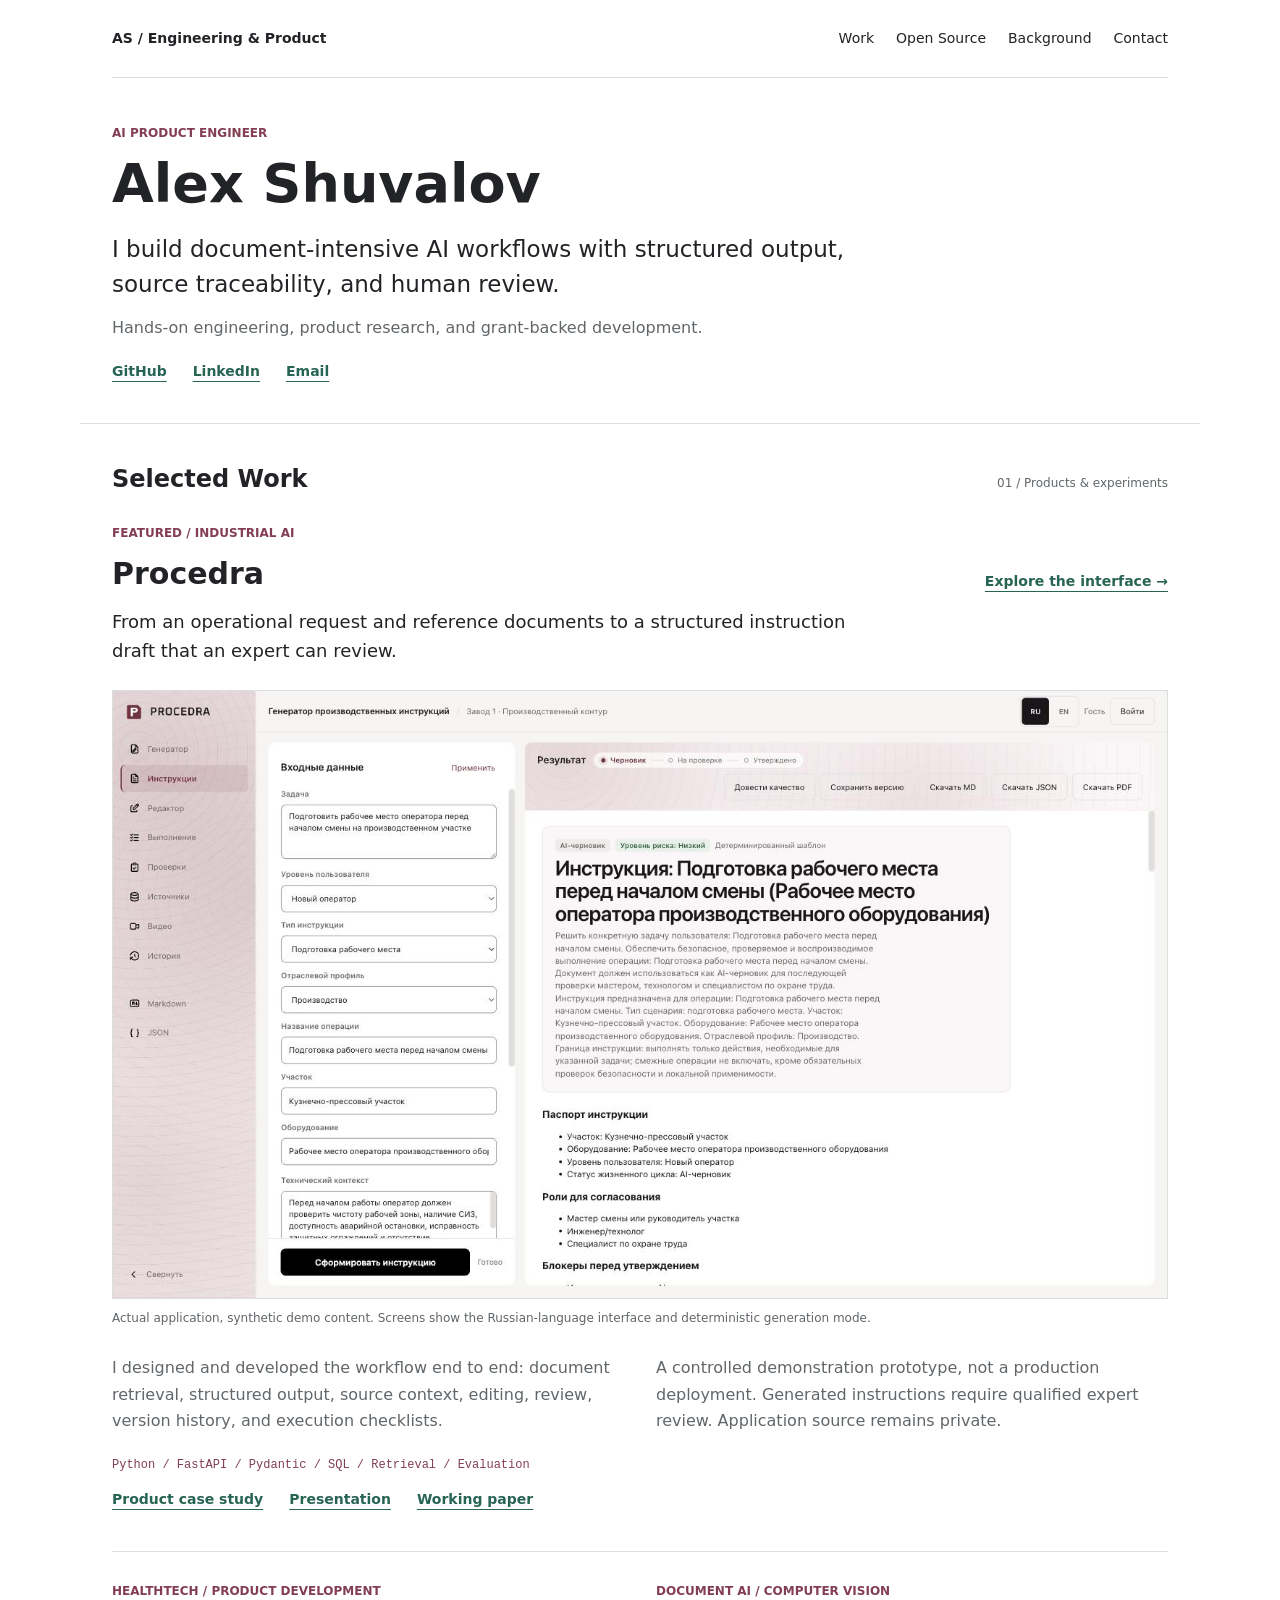
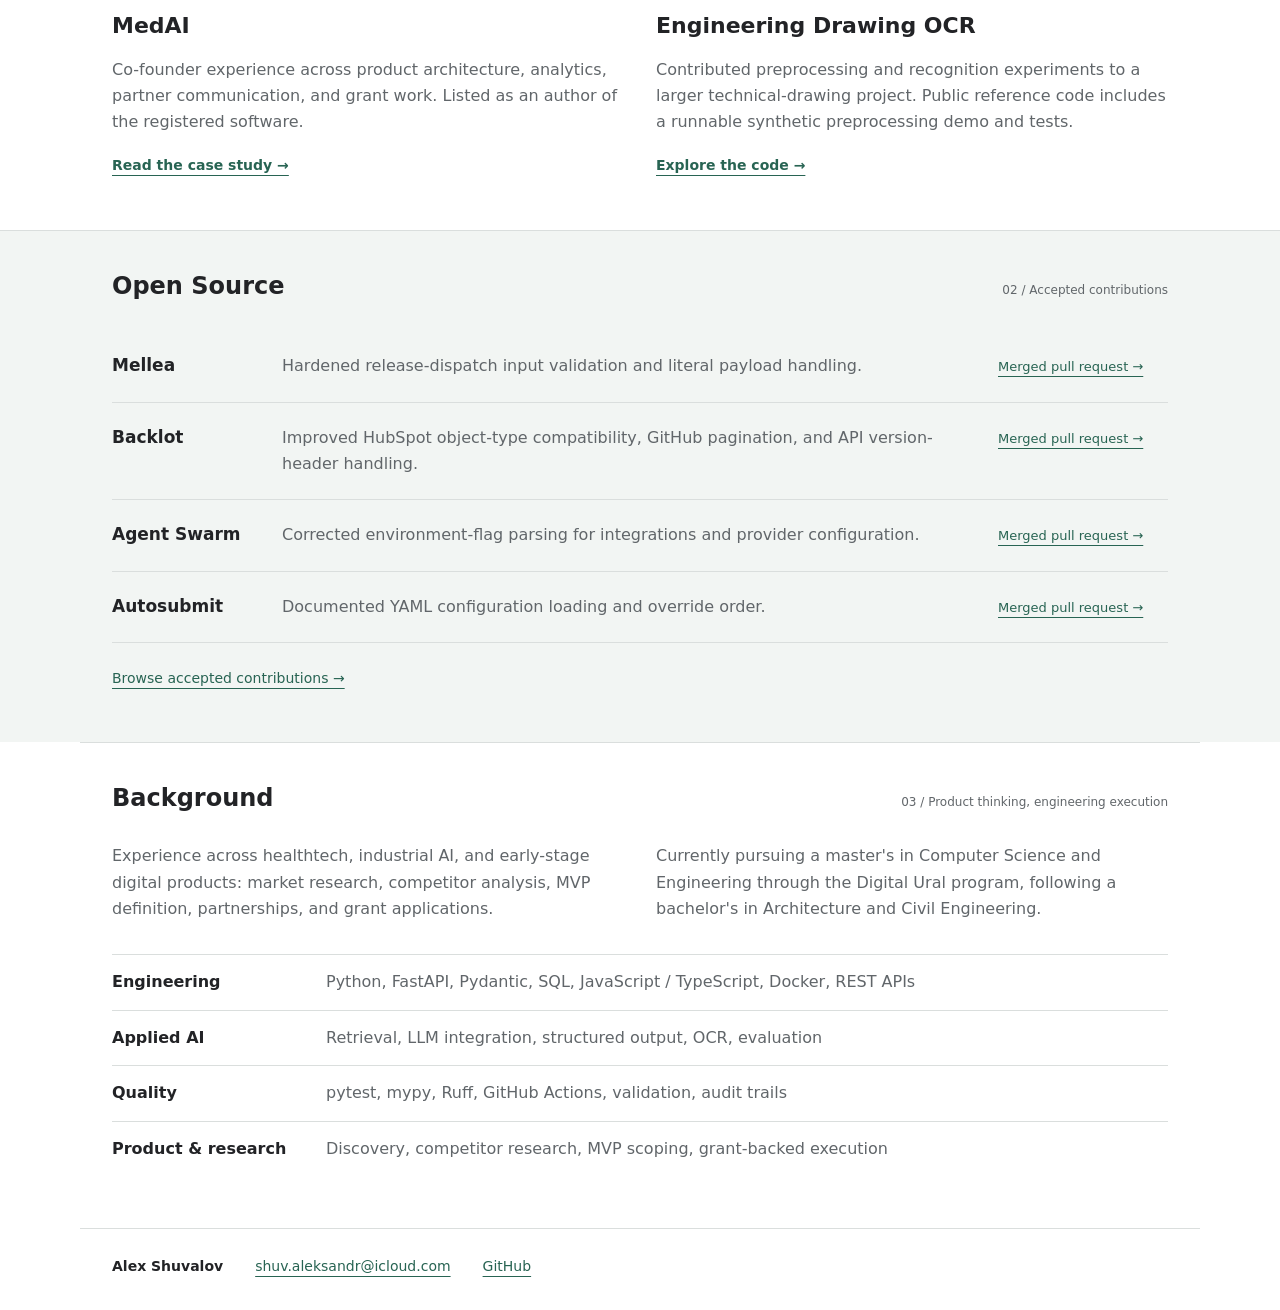
<file: index.html>
<!doctype html>
<html lang="en">
<head>
  <meta charset="utf-8">
  <meta name="viewport" content="width=device-width, initial-scale=1">
  <title>Alex Shuvalov | AI Product Engineer</title>
  <meta name="description" content="Alex Shuvalov builds document-intensive AI workflows with structured output, source traceability, and human review. Selected products, engineering work, and open-source contributions.">
  <link rel="stylesheet" href="styles.css">
</head>
<body>
  <a class="skip" href="#work">Skip to selected work</a>
  <header class="intro wrap">
    <nav aria-label="Main navigation">
      <a class="brand" href="/">AS / Engineering &amp; Product</a>
      <div><a href="#work">Work</a><a href="#oss">Open Source</a><a href="#background">Background</a><a href="mailto:shuv.aleksandr@icloud.com">Contact</a></div>
    </nav>
    <p class="eyebrow">AI Product Engineer</p>
    <h1>Alex Shuvalov</h1>
    <p class="lead">I build document-intensive AI workflows with structured output, source traceability, and human review.</p>
    <p class="muted">Hands-on engineering, product research, and grant-backed development.</p>
    <div class="links"><a href="https://github.com/skritosss">GitHub</a><a href="https://www.linkedin.com/in/alex-shuvalov-4885a9387/">LinkedIn</a><a href="mailto:shuv.aleksandr@icloud.com">Email</a></div>
  </header>
  <main>
    <section id="work" class="section wrap">
      <div class="section-title"><h2>Selected Work</h2><span>01 / Products &amp; experiments</span></div>
      <div class="project-heading"><div><p class="eyebrow">Featured / Industrial AI</p><h3>Procedra</h3></div><a href="procedra/">Explore the interface &rarr;</a></div>
      <p class="project-lead">From an operational request and reference documents to a structured instruction draft that an expert can review.</p>
      <figure class="product-shot"><a href="procedra/"><img src="procedra/01-generator.jpg" width="1456" height="839" alt="Procedra application showing task input alongside a generated instruction draft" fetchpriority="high"></a><figcaption>Actual application, synthetic demo content. Screens show the Russian-language interface and deterministic generation mode.</figcaption></figure>
      <div class="project-detail"><p>I designed and developed the workflow end to end: document retrieval, structured output, source context, editing, review, version history, and execution checklists.</p><p>A controlled demonstration prototype, not a production deployment. Generated instructions require qualified expert review. Application source remains private.</p></div>
      <p class="stack">Python / FastAPI / Pydantic / SQL / Retrieval / Evaluation</p>
      <div class="links"><a href="https://github.com/skritosss/procedra-showcase">Product case study</a><a href="https://github.com/skritosss/skritosss/blob/main/assets/procedra-deck/procedra-deck-en.pdf">Presentation</a><a href="https://ssrn.com/abstract=7026918">Working paper</a></div>
      <div class="project-list">
        <article><p class="eyebrow">Healthtech / Product development</p><h3>MedAI</h3><p>Co-founder experience across product architecture, analytics, partner communication, and grant work. Listed as an author of the registered software.</p><a href="https://github.com/skritosss/medai-case-study">Read the case study &rarr;</a></article>
        <article><p class="eyebrow">Document AI / Computer vision</p><h3>Engineering Drawing OCR</h3><p>Contributed preprocessing and recognition experiments to a larger technical-drawing project. Public reference code includes a runnable synthetic preprocessing demo and tests.</p><a href="https://github.com/skritosss/engineering-drawing-ocr">Explore the code &rarr;</a></article>
      </div>
    </section>
    <section id="oss" class="section band"><div class="wrap">
      <div class="section-title"><h2>Open Source</h2><span>02 / Accepted contributions</span></div>
      <div class="contribution"><h3>Mellea</h3><p>Hardened release-dispatch input validation and literal payload handling.</p><a href="https://github.com/generative-computing/mellea/pull/1731">Merged pull request &rarr;</a></div>
      <div class="contribution"><h3>Backlot</h3><p>Improved HubSpot object-type compatibility, GitHub pagination, and API version-header handling.</p><a href="https://github.com/brekkylab/backlot/pull/848">Merged pull request &rarr;</a></div>
      <div class="contribution"><h3>Agent Swarm</h3><p>Corrected environment-flag parsing for integrations and provider configuration.</p><a href="https://github.com/desplega-ai/agent-swarm/pull/2096">Merged pull request &rarr;</a></div>
      <div class="contribution"><h3>Autosubmit</h3><p>Documented YAML configuration loading and override order.</p><a href="https://github.com/BSC-ES/autosubmit/pull/3354">Merged pull request &rarr;</a></div>
      <p class="oss-footer"><a href="https://github.com/pulls?q=is%3Apr+author%3Askritosss+is%3Amerged">Browse accepted contributions &rarr;</a></p>
    </div></section>
    <section id="background" class="section wrap">
      <div class="section-title"><h2>Background</h2><span>03 / Product thinking, engineering execution</span></div>
      <div class="project-detail"><p>Experience across healthtech, industrial AI, and early-stage digital products: market research, competitor analysis, MVP definition, partnerships, and grant applications.</p><p>Currently pursuing a master's in Computer Science and Engineering through the Digital Ural program, following a bachelor's in Architecture and Civil Engineering.</p></div>
      <dl class="practice"><div><dt>Engineering</dt><dd>Python, FastAPI, Pydantic, SQL, JavaScript / TypeScript, Docker, REST APIs</dd></div><div><dt>Applied AI</dt><dd>Retrieval, LLM integration, structured output, OCR, evaluation</dd></div><div><dt>Quality</dt><dd>pytest, mypy, Ruff, GitHub Actions, validation, audit trails</dd></div><div><dt>Product &amp; research</dt><dd>Discovery, competitor research, MVP scoping, grant-backed execution</dd></div></dl>
    </section>
  </main>
  <footer class="wrap"><strong>Alex Shuvalov</strong><a href="mailto:shuv.aleksandr@icloud.com">shuv.aleksandr@icloud.com</a><a href="https://github.com/skritosss">GitHub</a></footer>
</body>
</html>
</file>
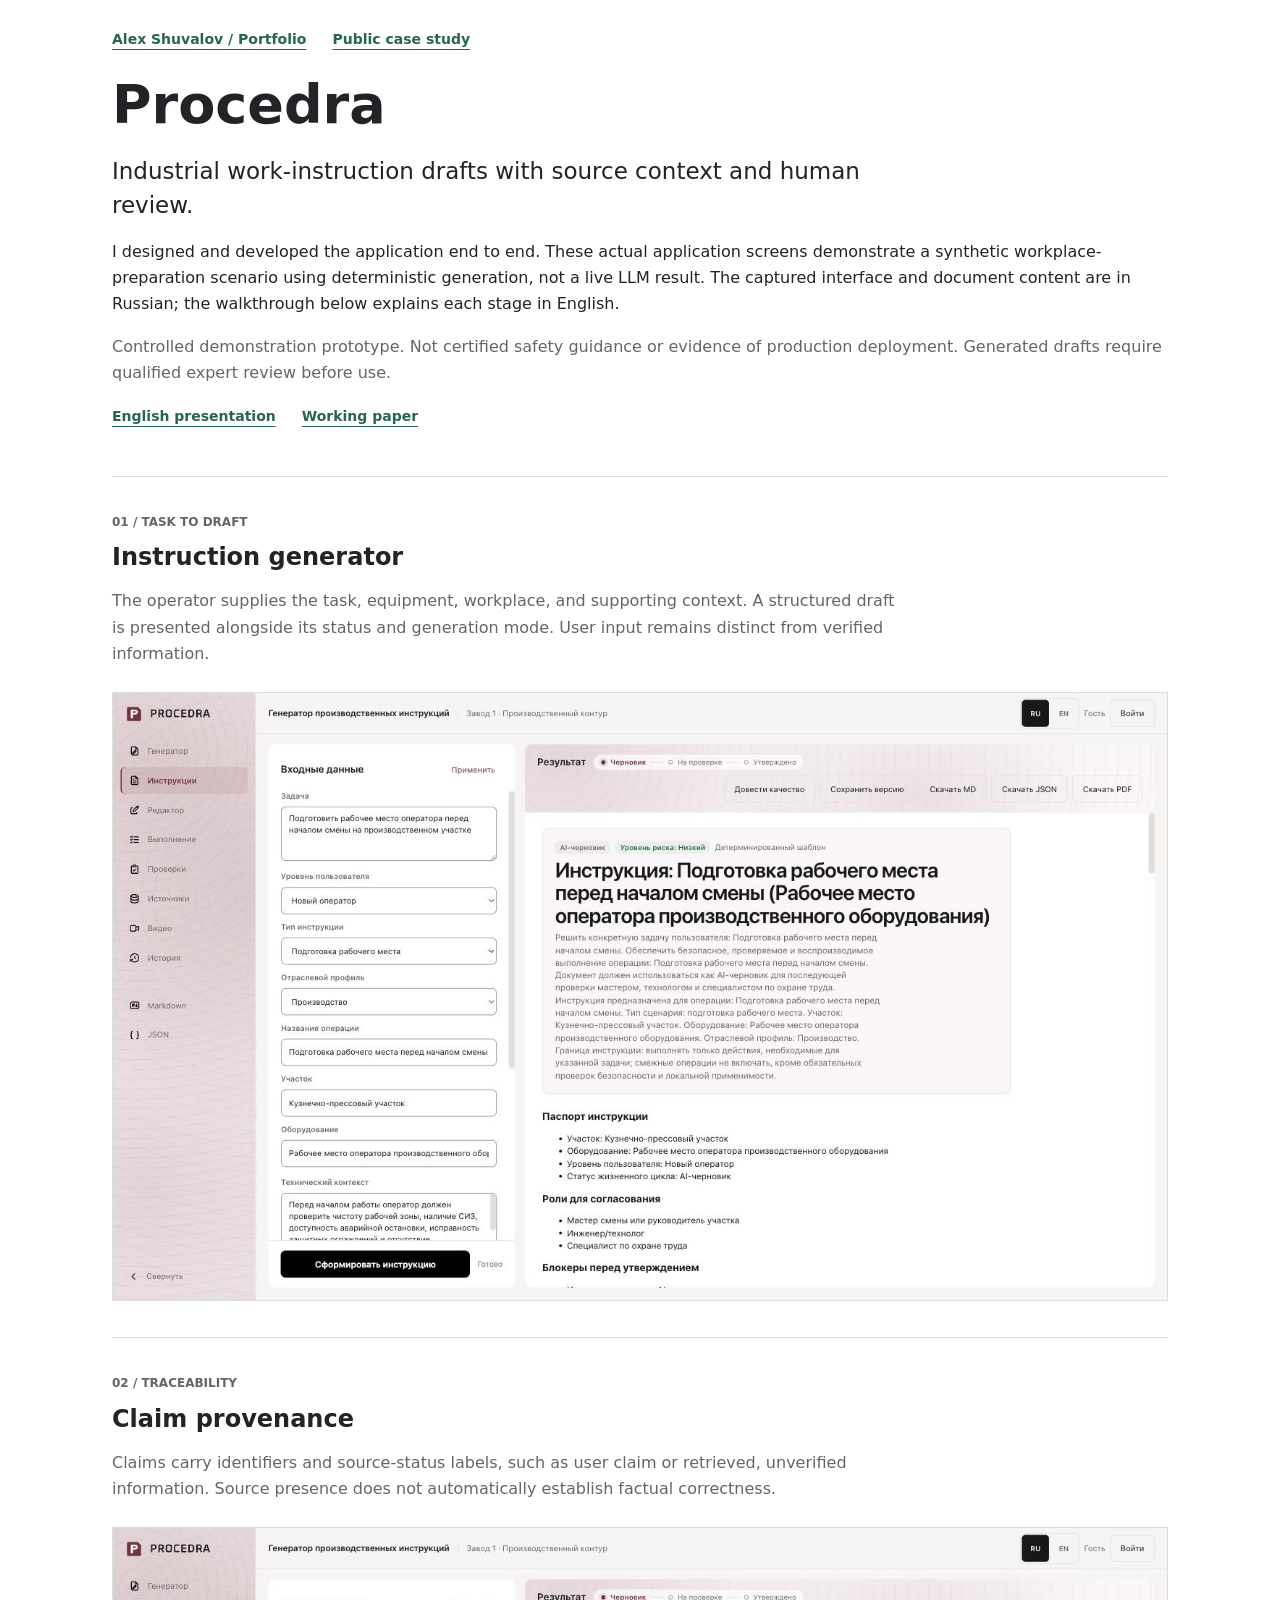
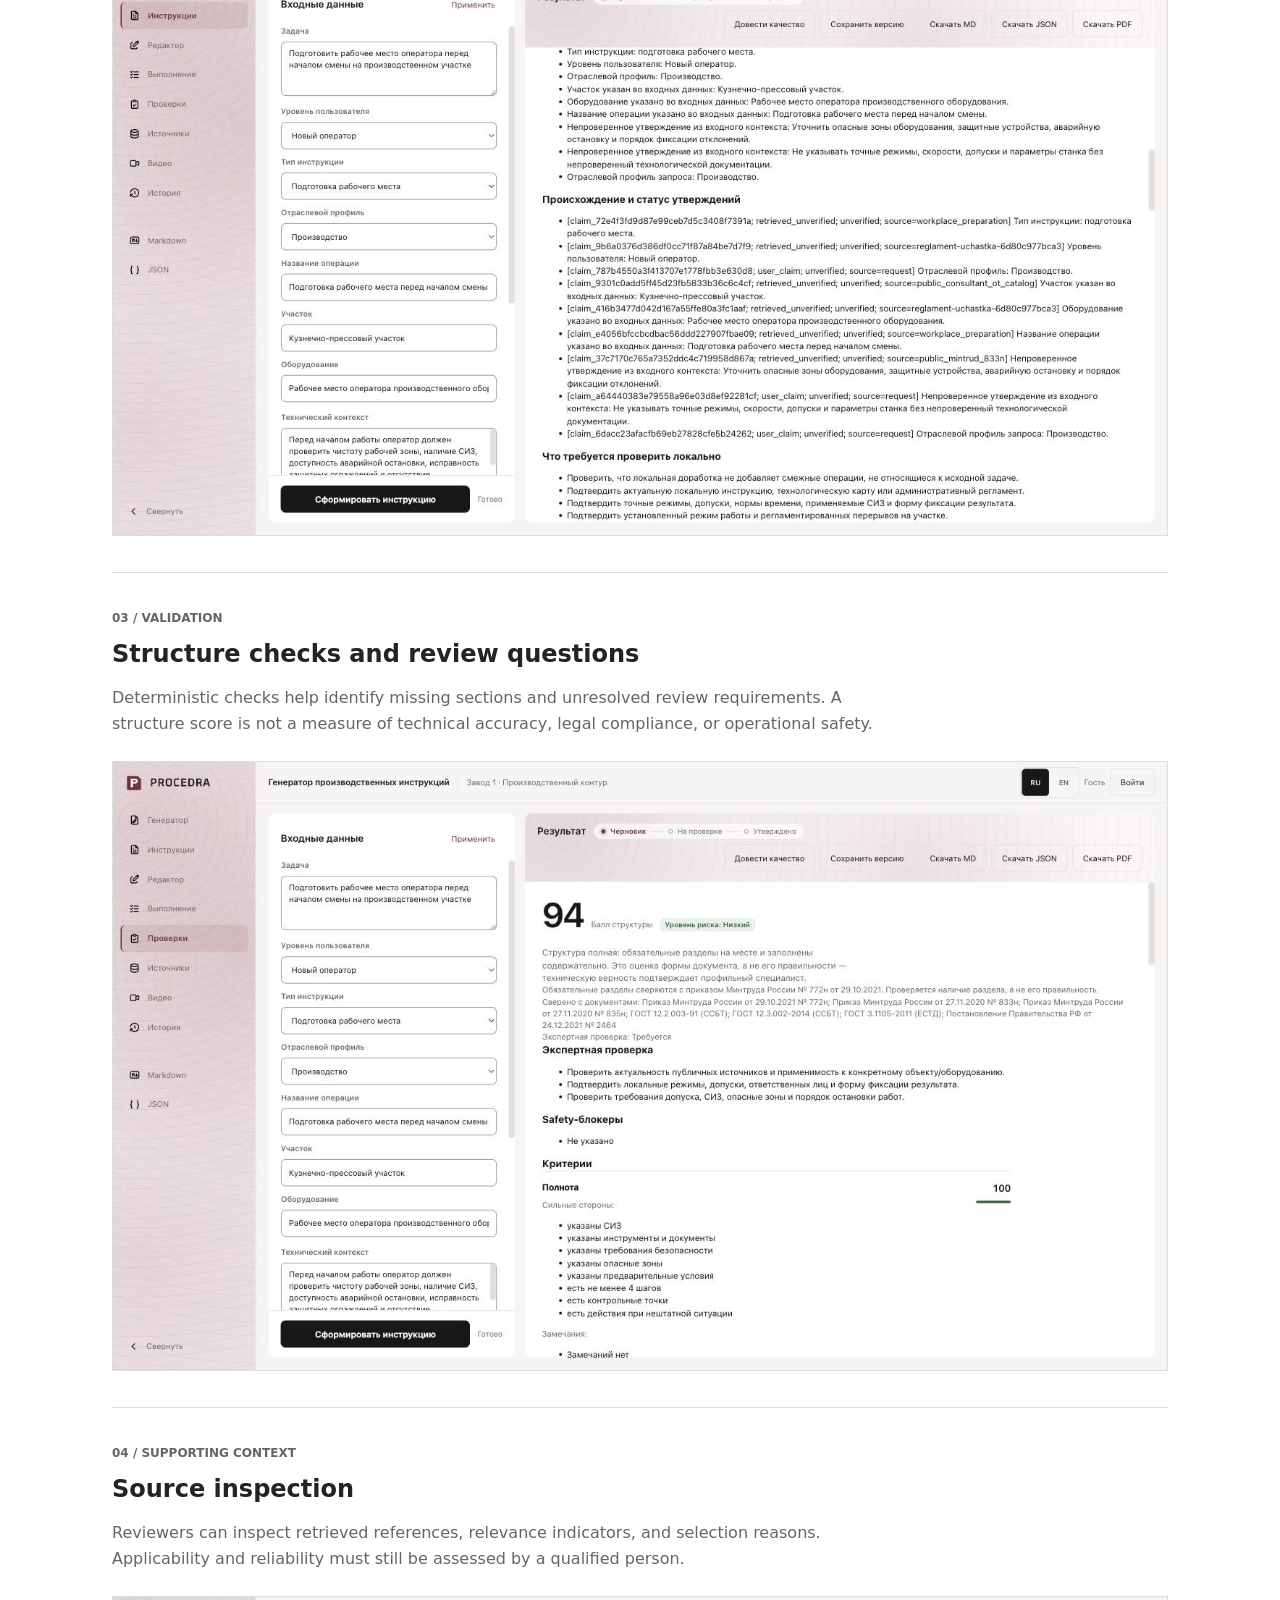
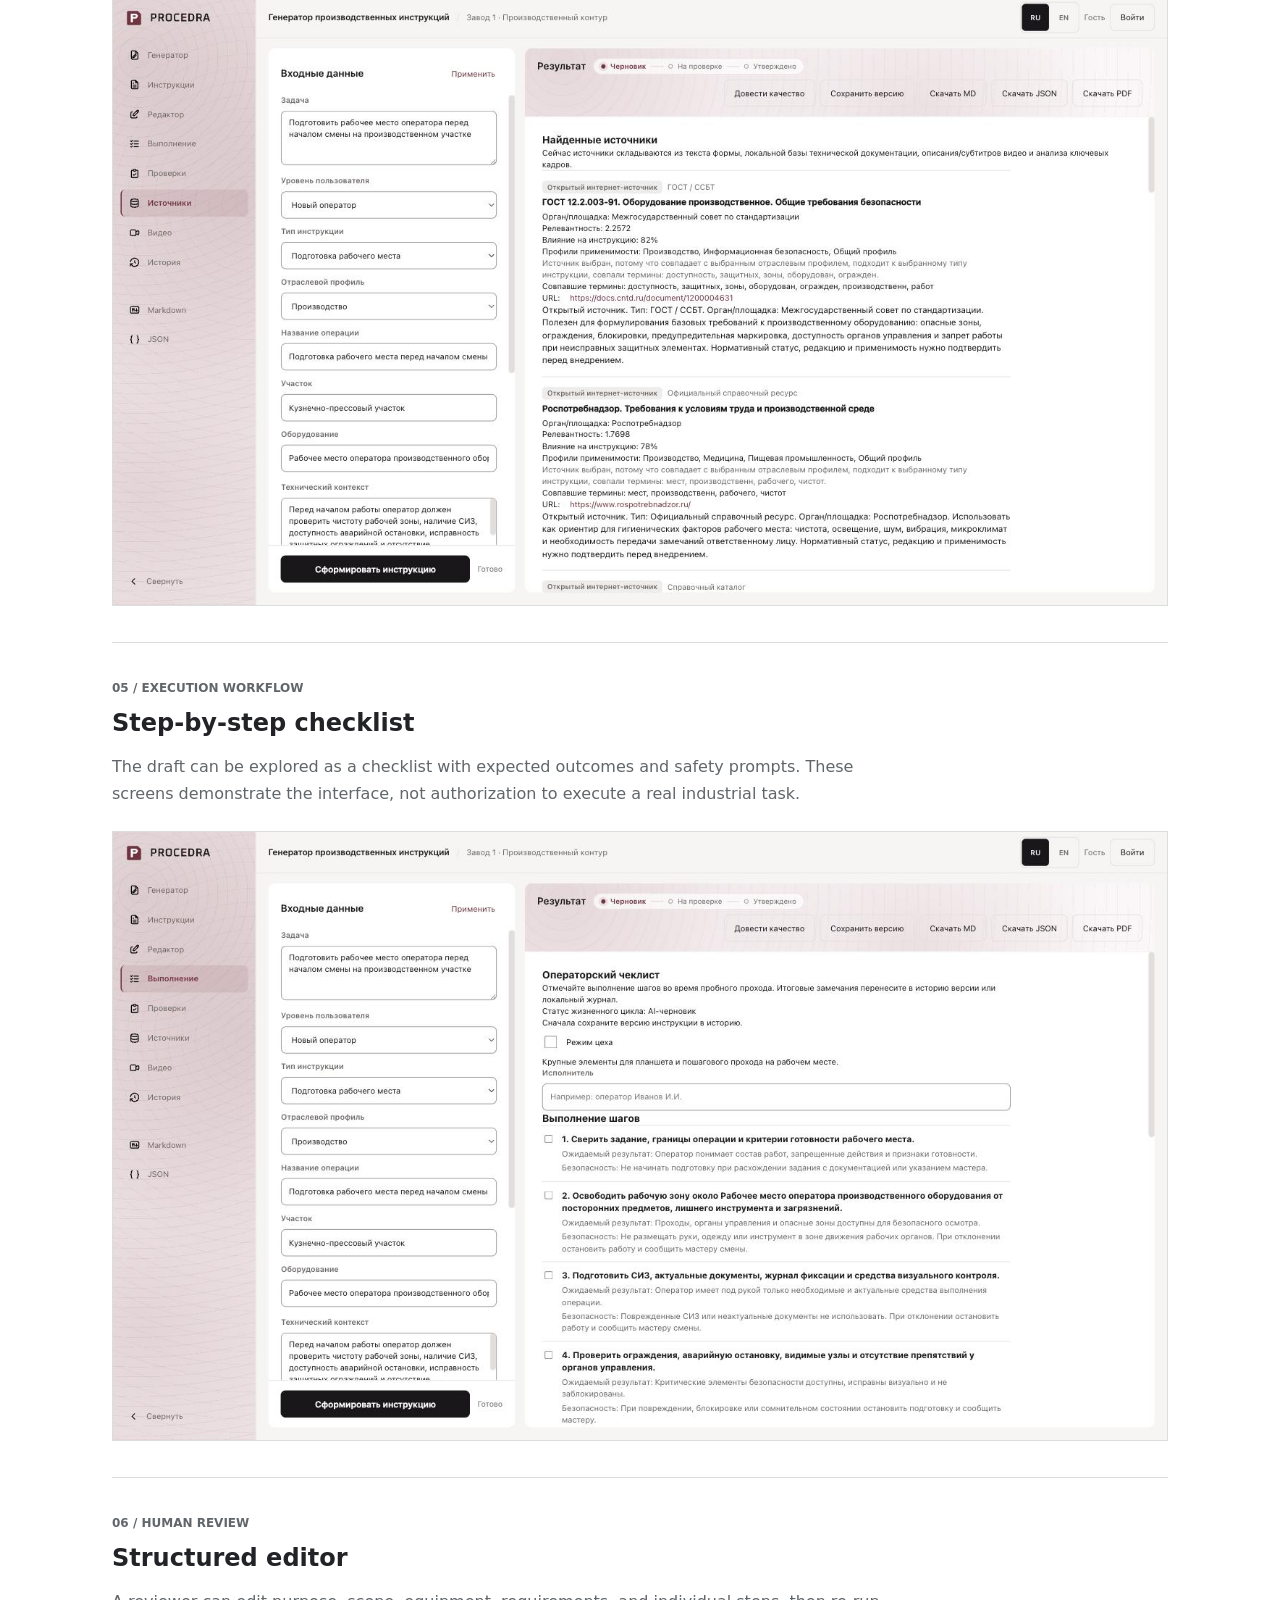
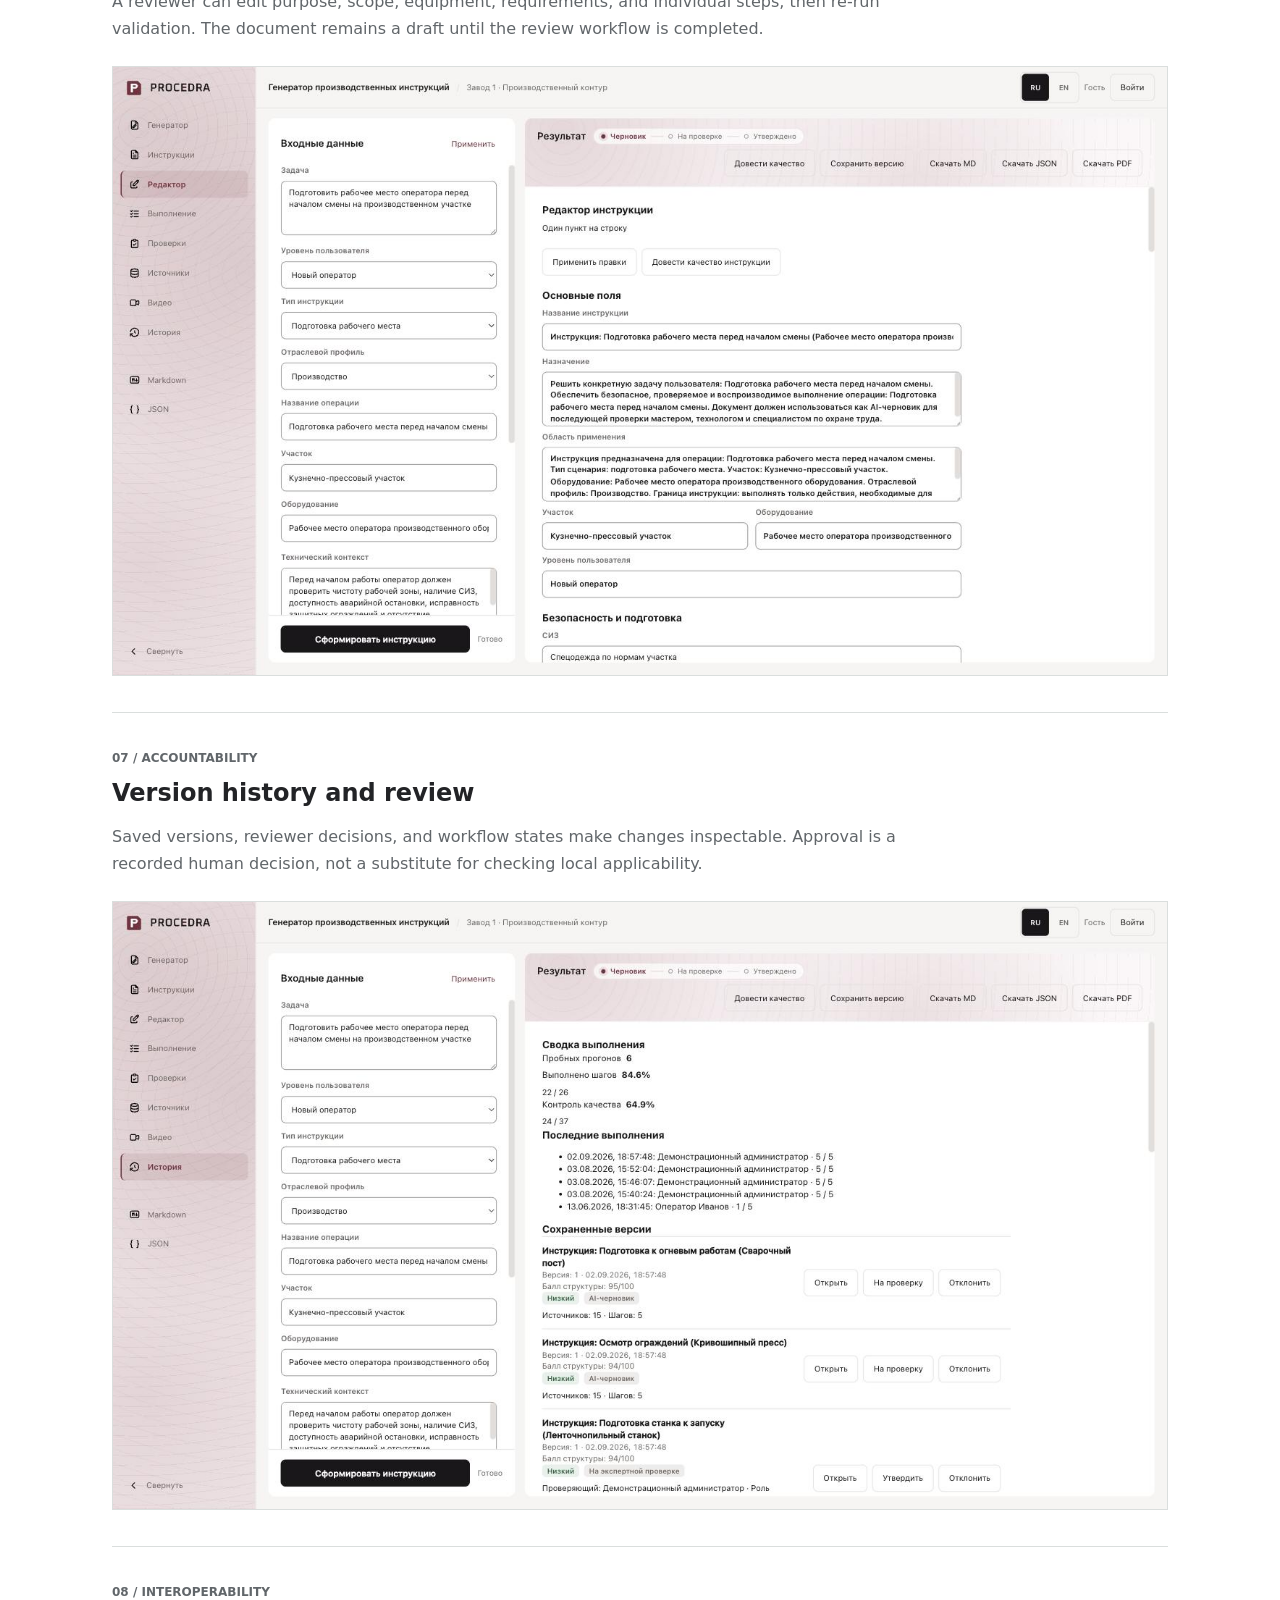
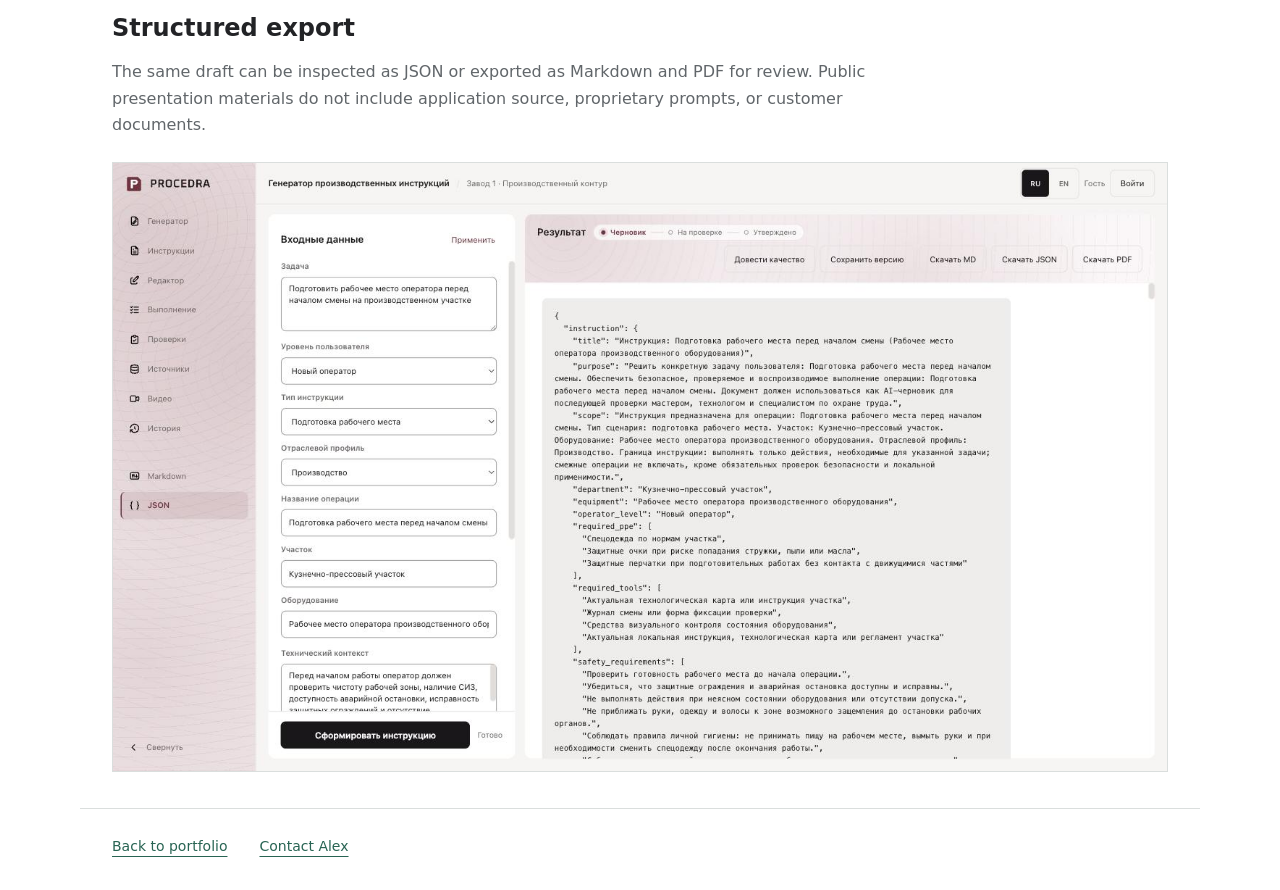
<file: procedra/index.html>
<!doctype html>
<html lang="en">
<head>
  <meta charset="utf-8">
  <meta name="viewport" content="width=device-width, initial-scale=1">
  <title>Procedra | Alex Shuvalov</title>
  <meta name="description" content="Actual Procedra application screens: instruction drafts, source context, expert review, editing, history, and export. A controlled demonstration prototype.">
  <link rel="stylesheet" href="../styles.css">
  <style>.walkthrough{padding-block:28px 48px}.walkthrough h1{margin-top:24px}.shot{padding-block:36px;border-top:1px solid var(--line)}.shot p{max-width:800px;color:var(--muted)}.shot img{width:100%;height:auto;display:block;border:1px solid var(--line)}.shot figure{margin:24px 0 0}</style>
</head>
<body>
  <header class="wrap walkthrough">
    <div class="links"><a href="../">Alex Shuvalov / Portfolio</a><a href="https://github.com/skritosss/procedra-showcase">Public case study</a></div>
    <h1>Procedra</h1>
    <p class="lead">Industrial work-instruction drafts with source context and human review.</p>
    <p>I designed and developed the application end to end. These actual application screens demonstrate a synthetic workplace-preparation scenario using deterministic generation, not a live LLM result. The captured interface and document content are in Russian; the walkthrough below explains each stage in English.</p>
    <p class="muted">Controlled demonstration prototype. Not certified safety guidance or evidence of production deployment. Generated drafts require qualified expert review before use.</p>
    <div class="links"><a href="https://github.com/skritosss/skritosss/blob/main/assets/procedra-deck/procedra-deck-en.pdf">English presentation</a><a href="https://ssrn.com/abstract=7026918">Working paper</a></div>
  </header>
  <main class="wrap">
    <section class="shot"><p class="eyebrow">01 / Task to draft</p><h2>Instruction generator</h2><p>The operator supplies the task, equipment, workplace, and supporting context. A structured draft is presented alongside its status and generation mode. User input remains distinct from verified information.</p><figure><img src="01-generator.jpg" alt="Procedra task input and generated draft" width="1456" height="839"></figure></section>
    <section class="shot"><p class="eyebrow">02 / Traceability</p><h2>Claim provenance</h2><p>Claims carry identifiers and source-status labels, such as user claim or retrieved, unverified information. Source presence does not automatically establish factual correctness.</p><figure><img src="02-proiskhozhdenie.jpg" alt="Claim provenance and source-status labels" loading="lazy"></figure></section>
    <section class="shot"><p class="eyebrow">03 / Validation</p><h2>Structure checks and review questions</h2><p>Deterministic checks help identify missing sections and unresolved review requirements. A structure score is not a measure of technical accuracy, legal compliance, or operational safety.</p><figure><img src="03-otsenka.jpg" alt="Structural validation and expert-review requirements" loading="lazy"></figure></section>
    <section class="shot"><p class="eyebrow">04 / Supporting context</p><h2>Source inspection</h2><p>Reviewers can inspect retrieved references, relevance indicators, and selection reasons. Applicability and reliability must still be assessed by a qualified person.</p><figure><img src="04-istochniki.jpg" alt="Retrieved sources with relevance and selection context" loading="lazy"></figure></section>
    <section class="shot"><p class="eyebrow">05 / Execution workflow</p><h2>Step-by-step checklist</h2><p>The draft can be explored as a checklist with expected outcomes and safety prompts. These screens demonstrate the interface, not authorization to execute a real industrial task.</p><figure><img src="05-cheklist.jpg" alt="Instruction converted into a step-by-step checklist" loading="lazy"></figure></section>
    <section class="shot"><p class="eyebrow">06 / Human review</p><h2>Structured editor</h2><p>A reviewer can edit purpose, scope, equipment, requirements, and individual steps, then re-run validation. The document remains a draft until the review workflow is completed.</p><figure><img src="06-redaktor.jpg" alt="Structured instruction editor" loading="lazy"></figure></section>
    <section class="shot"><p class="eyebrow">07 / Accountability</p><h2>Version history and review</h2><p>Saved versions, reviewer decisions, and workflow states make changes inspectable. Approval is a recorded human decision, not a substitute for checking local applicability.</p><figure><img src="07-istoriya.jpg" alt="Version history and review actions" loading="lazy"></figure></section>
    <section class="shot"><p class="eyebrow">08 / Interoperability</p><h2>Structured export</h2><p>The same draft can be inspected as JSON or exported as Markdown and PDF for review. Public presentation materials do not include application source, proprietary prompts, or customer documents.</p><figure><img src="08-json.jpg" alt="Machine-readable instruction JSON and export options" loading="lazy"></figure></section>
  </main>
  <footer class="wrap"><a href="../">Back to portfolio</a><a href="mailto:shuv.aleksandr@icloud.com">Contact Alex</a></footer>
</body>
</html>
</file>
<file: styles.css>
:root{--ink:#222326;--muted:#61666a;--line:#dadedd;--accent:#286453;--secondary:#833e53;--ground:#fff;--band:#f2f5f3}
*{box-sizing:border-box;letter-spacing:0}
html{scroll-behavior:smooth;scroll-padding-top:24px}
body{margin:0;background:var(--ground);color:var(--ink);font-family:ui-sans-serif,system-ui,-apple-system,BlinkMacSystemFont,"Segoe UI",sans-serif;font-size:16px;line-height:1.65}
a{color:var(--accent);text-underline-offset:5px;text-decoration-thickness:1px}
a:hover{color:var(--secondary)}
a:focus-visible{outline:2px solid var(--accent);outline-offset:5px}
.wrap{max-width:1120px;margin-inline:auto;padding-inline:32px}
.skip{position:absolute;left:20px;top:-100px;background:white;padding:8px}
.skip:focus{top:8px}
nav{display:flex;align-items:center;justify-content:space-between;gap:20px;padding:27px 0;border-bottom:1px solid var(--line);margin-bottom:46px;font-size:14px}
nav div{display:flex;flex-wrap:wrap;gap:22px}nav a{text-decoration:none;color:var(--ink)}.brand{font-weight:650}
.eyebrow{color:var(--secondary);font-size:12px;font-weight:650;text-transform:uppercase;margin:0 0 10px}
h1{font-size:54px;line-height:1.12;margin:0 0 18px;font-weight:650}
.lead{font-size:23px;line-height:1.5;max-width:800px;margin:0 0 14px}
.muted{color:var(--muted);margin:0 0 18px}.links{display:flex;flex-wrap:wrap;gap:12px 26px;font-size:14px;font-weight:600}
.intro{padding-bottom:40px}.section{padding-top:40px;padding-bottom:52px;border-top:1px solid var(--line)}
.section-title{display:flex;flex-wrap:wrap;align-items:baseline;justify-content:space-between;gap:8px;margin-bottom:30px}
h2{font-size:24px;line-height:1.25;margin:0;font-weight:650}.section-title span{font-size:12px;color:var(--muted)}
.project-heading{display:flex;justify-content:space-between;align-items:end;flex-wrap:wrap;gap:14px}.project-heading>a{font-size:14px;font-weight:600}
h3{font-size:22px;line-height:1.3;margin:0 0 10px;font-weight:650}.project-heading h3{font-size:30px;margin-bottom:0}
.project-lead{font-size:18px;max-width:780px;margin:14px 0 24px}
.product-shot{margin:0 0 26px}.product-shot img{display:block;width:100%;height:auto;border:1px solid var(--line)}
figcaption{font-size:12px;color:var(--muted);margin-top:10px}
.project-detail{display:grid;grid-template-columns:1fr 1fr;gap:32px}.project-detail p{margin:0;color:var(--muted)}
.stack{font-family:ui-monospace,monospace;font-size:12px;color:var(--secondary);margin-top:22px}
.project-list{display:grid;grid-template-columns:1fr 1fr;gap:32px;margin-top:40px;padding-top:30px;border-top:1px solid var(--line)}
article p:not(.eyebrow){color:var(--muted)}article a{font-size:14px;font-weight:600}
.band{background:var(--band)}.contribution{display:grid;grid-template-columns:150px 1fr 170px;gap:20px;padding:22px 0;border-bottom:1px solid var(--line);align-items:baseline}
.contribution h3{font-size:17px;margin:0}.contribution p{margin:0;color:var(--muted)}.contribution a{font-size:13px}
.oss-footer{margin:24px 0 0;font-size:14px}.practice{margin:32px 0 0}.practice>div{display:grid;grid-template-columns:190px 1fr;gap:24px;padding:14px 0;border-top:1px solid var(--line)}dt{font-weight:600}dd{margin:0;color:var(--muted)}
footer{display:flex;flex-wrap:wrap;gap:16px 32px;padding-top:26px;padding-bottom:32px;border-top:1px solid var(--line);font-size:14px}
@media(max-width:720px){.wrap{padding-inline:20px}nav{align-items:start;flex-direction:column;gap:14px;margin-bottom:30px}nav div{gap:10px 18px;font-size:13px}h1{font-size:36px}.lead{font-size:19px}.intro{padding-bottom:28px}.section{padding-block:30px}.section-title{margin-bottom:24px}.project-detail,.project-list{grid-template-columns:1fr;gap:20px}.project-list{margin-top:30px}.contribution{grid-template-columns:1fr;gap:6px}.practice>div{grid-template-columns:1fr;gap:4px}.project-heading h3{font-size:26px}.project-lead{font-size:16px}}
@media(prefers-reduced-motion:reduce){html{scroll-behavior:auto}}
</file>
